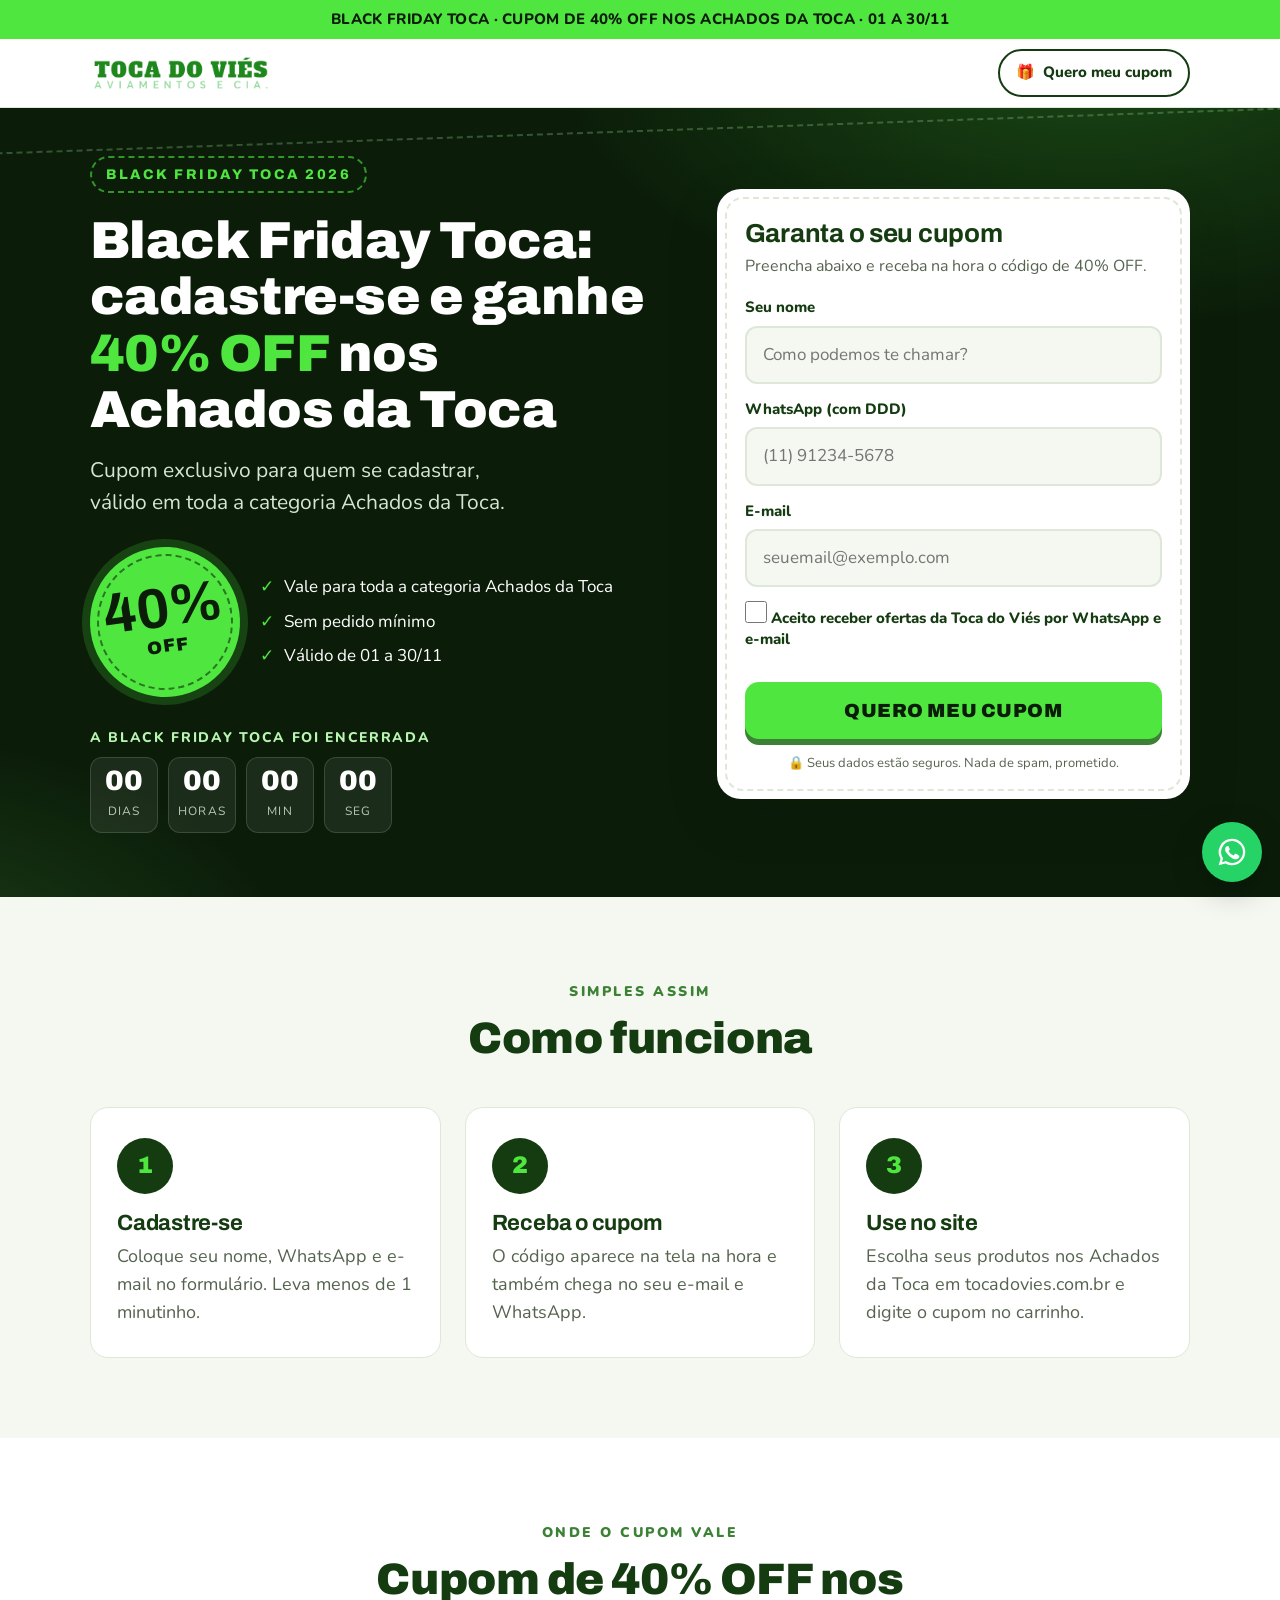
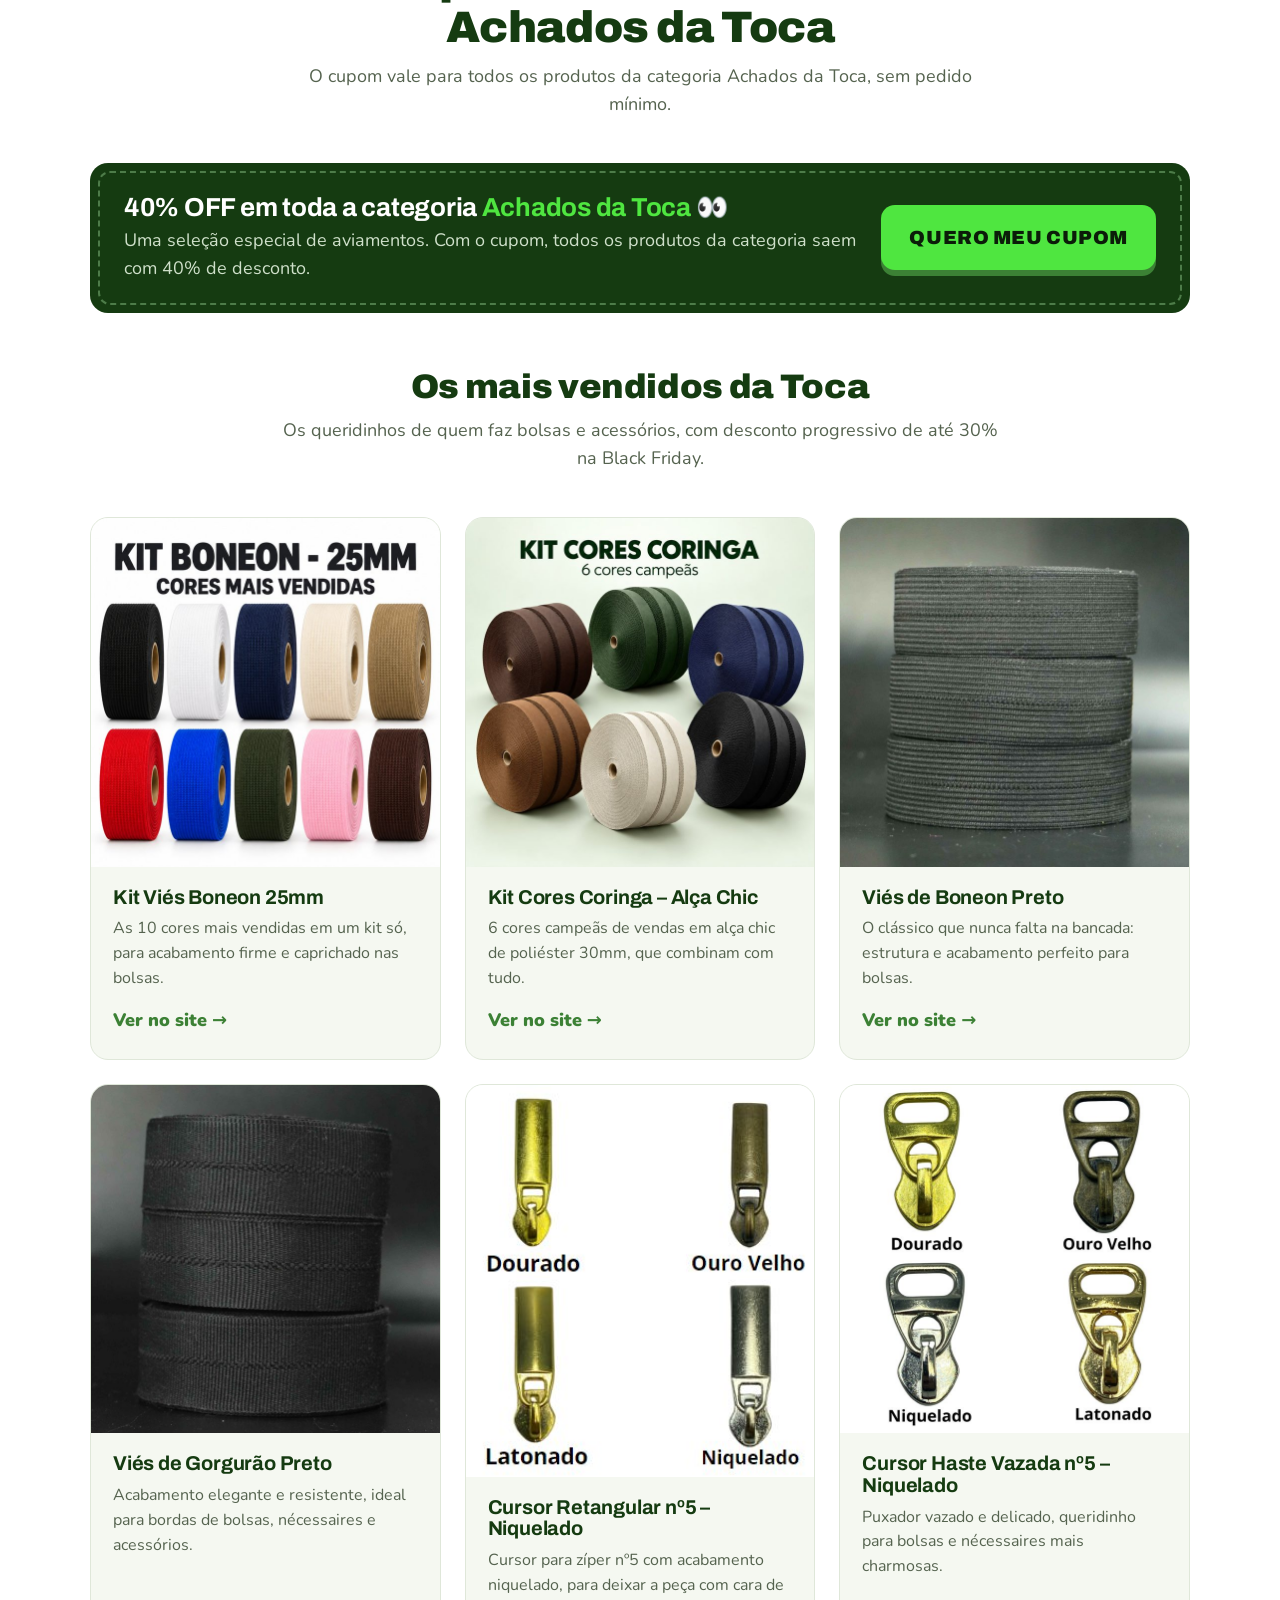
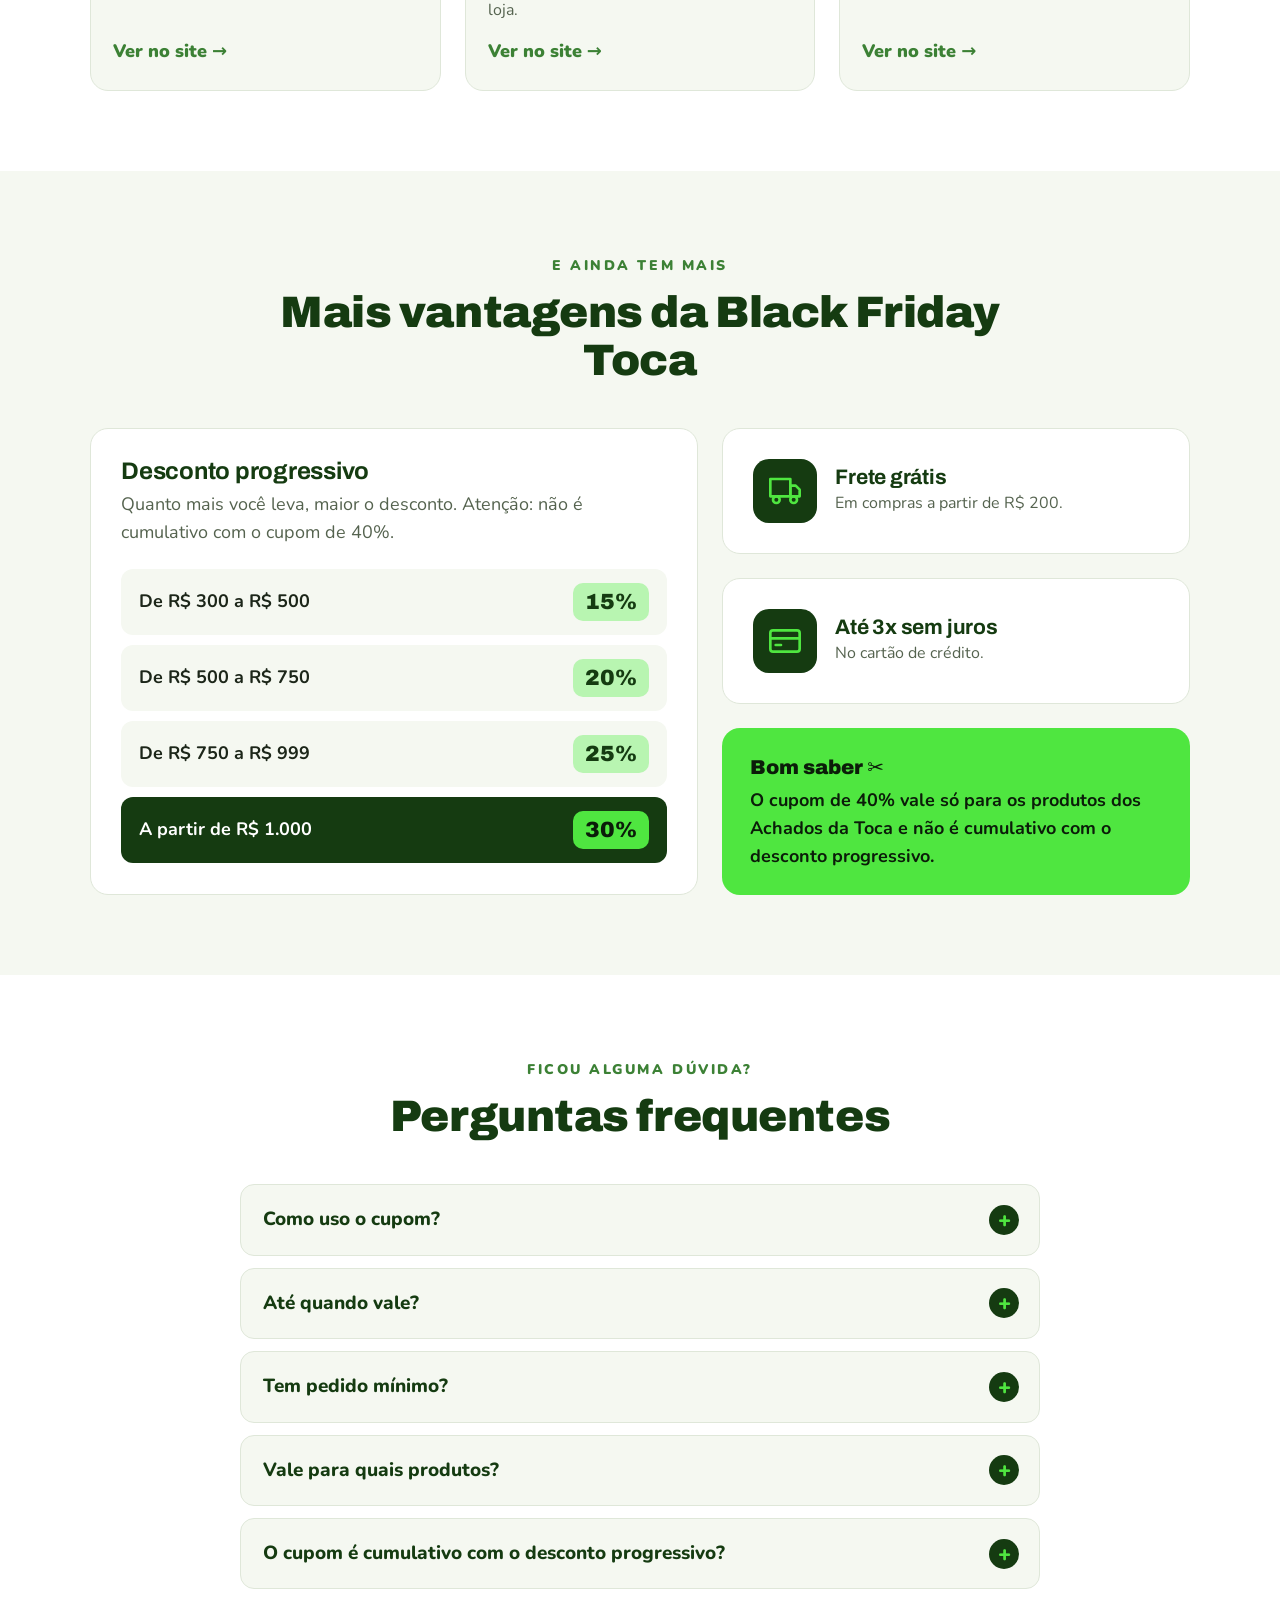
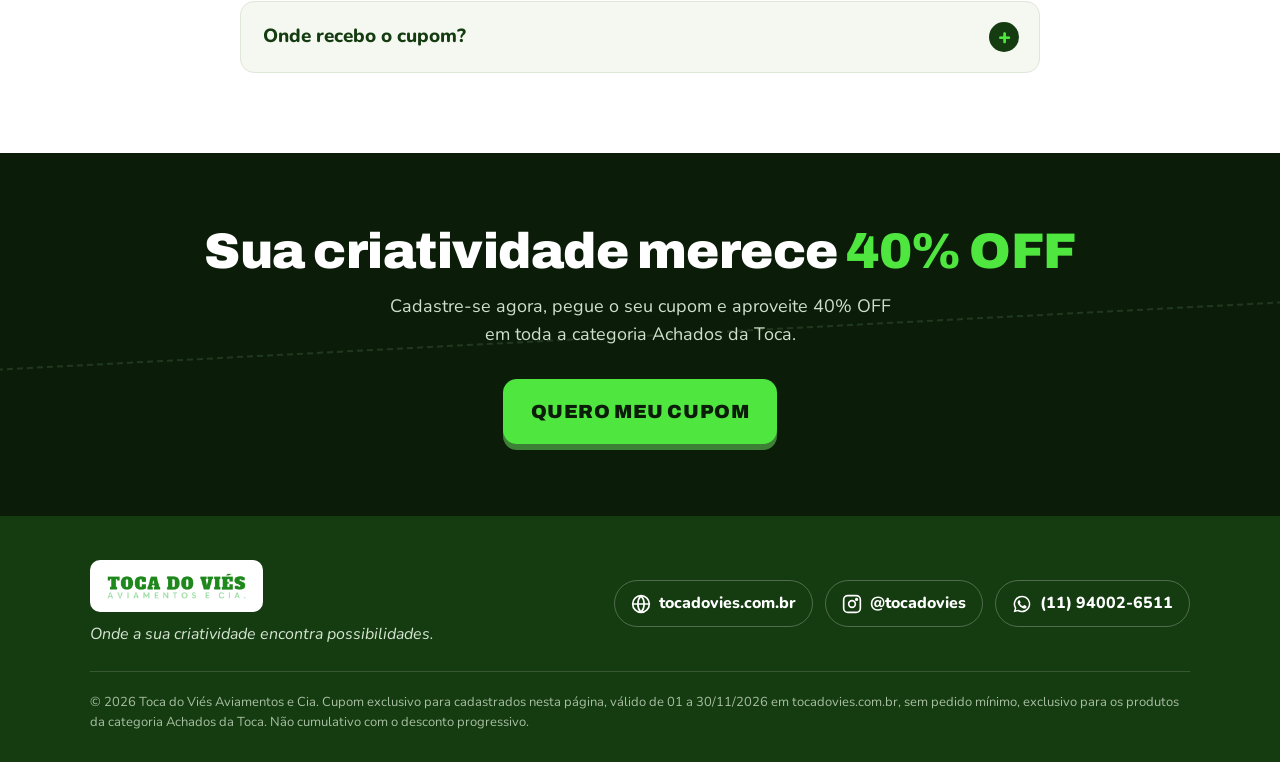
<file: index.html>
<!doctype html>
<html lang="pt-BR">
<head>
  <meta charset="utf-8">
  <meta name="viewport" content="width=device-width, initial-scale=1">
  <title>Black Friday Toca do Viés | Cadastre-se e ganhe 40% OFF nos Achados da Toca</title>
  <meta name="description" content="Black Friday Toca do Viés: cadastre-se e ganhe um cupom exclusivo de 40% OFF na categoria Achados da Toca, sem pedido mínimo. Válido de 01 a 30/11.">
  <meta name="theme-color" content="#0b1d09">
  <link rel="canonical" href="https://lp.tocadovies.com.br/">

  <meta property="og:type" content="website">
  <meta property="og:title" content="Black Friday Toca: cadastre-se e ganhe 40% OFF nos Achados da Toca">
  <meta property="og:description" content="Cupom exclusivo para quem se cadastrar, válido em toda a categoria Achados da Toca.">
  <meta property="og:image" content="https://lp.tocadovies.com.br/assets/img/kit-vies-boneon.jpg">
  <meta property="og:url" content="https://lp.tocadovies.com.br/">
  <meta property="og:locale" content="pt_BR">

  <link rel="icon" href="assets/img/favicon.png">
  <link rel="preconnect" href="https://fonts.googleapis.com">
  <link rel="preconnect" href="https://fonts.gstatic.com" crossorigin>
  <link href="https://fonts.googleapis.com/css2?family=Archivo:wght@800;900&family=Nunito:wght@400;600;700;800;900&display=swap" rel="stylesheet">
  <link rel="stylesheet" href="assets/css/style.css">

  <script src="assets/js/config.js"></script>
  <script src="assets/js/tracking.js"></script>
</head>
<body>

  <div class="topbar">BLACK FRIDAY TOCA · CUPOM DE 40% OFF NOS ACHADOS DA TOCA · 01 A 30/11</div>

  <header class="header">
    <div class="container">
      <img src="assets/img/logo.png" alt="Toca do Viés Aviamentos e Cia." height="40">
      <a class="header-cta" href="#cadastro">🎁 <span>Quero meu cupom</span></a>
    </div>
  </header>

  <!-- ========== TOPO ========== -->
  <section class="hero" id="topo">
    <div class="container">
      <div class="hero-copy">
        <span class="eyebrow">Black Friday Toca 2026</span>
        <h1>Black Friday Toca: cadastre&#8209;se e ganhe <span class="hl">40% OFF</span> nos Achados da Toca</h1>
        <p class="lead">Cupom exclusivo para quem se cadastrar, válido em toda a categoria Achados da Toca.</p>
      </div>

      <form class="form-card" id="lead-form" novalidate>
        <h2 id="cadastro">Garanta o seu cupom</h2>
        <p class="form-sub">Preencha abaixo e receba na hora o código de 40% OFF.</p>

        <div class="field">
          <label for="nome">Seu nome</label>
          <input type="text" id="nome" name="nome" autocomplete="name" placeholder="Como podemos te chamar?" required>
          <span class="field-error" aria-live="polite"></span>
        </div>
        <div class="field">
          <label for="whatsapp">WhatsApp (com DDD)</label>
          <input type="tel" id="whatsapp" name="whatsapp" autocomplete="tel-national" inputmode="numeric" placeholder="(11) 91234-5678" required>
          <span class="field-error" aria-live="polite"></span>
        </div>
        <div class="field">
          <label for="email">E-mail</label>
          <input type="email" id="email" name="email" autocomplete="email" placeholder="seuemail@exemplo.com" required>
          <span class="field-error" aria-live="polite"></span>
        </div>
        <div class="field">
          <label class="consent">
            <input type="checkbox" name="aceite" required>
            <span>Aceito receber ofertas da Toca do Viés por WhatsApp e e-mail</span>
          </label>
          <span class="field-error" aria-live="polite"></span>
        </div>

        <input type="hidden" name="utm_source">
        <input type="hidden" name="utm_medium">
        <input type="hidden" name="utm_campaign">
        <input type="hidden" name="utm_content">
        <input type="hidden" name="utm_term">
        <input type="hidden" name="gclid">
        <input type="hidden" name="fbclid">

        <button type="submit" class="btn btn-block">Quero meu cupom</button>
        <p class="form-safe">🔒 Seus dados estão seguros. Nada de spam, prometido.</p>
      </form>

      <div class="hero-extra">
        <div class="offer">
          <div class="offer-badge" aria-hidden="true"><strong>40%</strong><span>OFF</span></div>
          <ul class="offer-list">
            <li>Vale para toda a categoria Achados da Toca</li>
            <li>Sem pedido mínimo</li>
            <li>Válido de 01 a 30/11</li>
          </ul>
        </div>
        <div class="countdown-wrap">
          <p id="countdown-label">O cupom expira em</p>
          <div class="countdown" id="countdown" aria-live="off">
            <div><b data-d>00</b><small>dias</small></div>
            <div><b data-h>00</b><small>horas</small></div>
            <div><b data-m>00</b><small>min</small></div>
            <div><b data-s>00</b><small>seg</small></div>
          </div>
        </div>
      </div>
    </div>
  </section>

  <!-- ========== COMO FUNCIONA ========== -->
  <section class="section" id="como-funciona">
    <div class="container">
      <div class="section-head">
        <span class="kicker">Simples assim</span>
        <h2>Como funciona</h2>
      </div>
      <div class="steps">
        <div class="step">
          <div class="step-num">1</div>
          <h3>Cadastre-se</h3>
          <p>Coloque seu nome, WhatsApp e e-mail no formulário. Leva menos de 1 minutinho.</p>
        </div>
        <div class="step">
          <div class="step-num">2</div>
          <h3>Receba o cupom</h3>
          <p>O código aparece na tela na hora e também chega no seu e-mail e WhatsApp.</p>
        </div>
        <div class="step">
          <div class="step-num">3</div>
          <h3>Use no site</h3>
          <p>Escolha seus produtos nos Achados da Toca em tocadovies.com.br e digite o cupom no carrinho.</p>
        </div>
      </div>
    </div>
  </section>

  <!-- ========== PRODUTOS ========== -->
  <section class="section products-section" id="produtos">
    <div class="container">
      <div class="section-head">
        <span class="kicker">Onde o cupom vale</span>
        <h2>Cupom de 40% OFF nos Achados da Toca</h2>
        <p>O cupom vale para todos os produtos da categoria Achados da Toca, sem pedido mínimo.</p>
      </div>

      <div class="achadinhos">
        <div>
          <h3>40% OFF em toda a categoria <span>Achados da Toca</span> 👀</h3>
          <p>Uma seleção especial de aviamentos. Com o cupom, todos os produtos da categoria saem com 40% de desconto.</p>
        </div>
        <a class="btn" href="#cadastro">Quero meu cupom</a>
      </div>

      <div class="section-head section-head-sub">
        <h2>Os mais vendidos da Toca</h2>
        <p>Os queridinhos de quem faz bolsas e acessórios, com desconto progressivo de até 30% na Black Friday.</p>
      </div>

      <div class="products">
        <article class="product">
          <div class="product-img"><img src="assets/img/kit-vies-boneon.jpg" alt="Kit Viés Boneon 25mm com 10 cores" loading="lazy" width="700" height="700"></div>
          <div class="product-body">
            <h3>Kit Viés Boneon 25mm</h3>
            <p>As 10 cores mais vendidas em um kit só, para acabamento firme e caprichado nas bolsas.</p>
            <a class="product-link" data-product href="https://www.tocadovies.com.br/gorgurao/gorgurao/kit-vies-boneon-25mm-10-cores-mais-vendidas" target="_blank" rel="noopener">Ver no site →</a>
          </div>
        </article>
        <article class="product">
          <div class="product-img"><img src="assets/img/kit-alca-chic.jpg" alt="Kit Alça Chic 30mm com 6 cores campeãs" loading="lazy" width="700" height="700"></div>
          <div class="product-body">
            <h3>Kit Cores Coringa – Alça Chic</h3>
            <p>6 cores campeãs de vendas em alça chic de poliéster 30mm, que combinam com tudo.</p>
            <a class="product-link" data-product href="https://www.tocadovies.com.br/alca-chic-de-poliester/kit-alca-chic-cores-campeas-de-vendas-30mm-3cm" target="_blank" rel="noopener">Ver no site →</a>
          </div>
        </article>
        <article class="product">
          <div class="product-img"><img src="assets/img/vies-boneon-preto.jpg" alt="Viés de Boneon Preto" loading="lazy" width="700" height="700"></div>
          <div class="product-body">
            <h3>Viés de Boneon Preto</h3>
            <p>O clássico que nunca falta na bancada: estrutura e acabamento perfeito para bolsas.</p>
            <a class="product-link" data-product href="https://www.tocadovies.com.br/vies-boneon/preto" target="_blank" rel="noopener">Ver no site →</a>
          </div>
        </article>
        <article class="product">
          <div class="product-img"><img src="assets/img/vies-gorgurao-preto.jpg" alt="Viés de Gorgurão Preto" loading="lazy" width="700" height="700"></div>
          <div class="product-body">
            <h3>Viés de Gorgurão Preto</h3>
            <p>Acabamento elegante e resistente, ideal para bordas de bolsas, nécessaires e acessórios.</p>
            <a class="product-link" data-product href="https://www.tocadovies.com.br/vies-de-gorgurao/preto?variant_id=26385" target="_blank" rel="noopener">Ver no site →</a>
          </div>
        </article>
        <article class="product">
          <div class="product-img"><img src="assets/img/cursor-retangular.jpg" alt="Cursor Retangular nº5 Niquelado" loading="lazy" width="329" height="370"></div>
          <div class="product-body">
            <h3>Cursor Retangular nº5 – Niquelado</h3>
            <p>Cursor para zíper nº5 com acabamento niquelado, para deixar a peça com cara de loja.</p>
            <a class="product-link" data-product href="https://www.tocadovies.com.br/cursores-e-ziper/cursores/cursor-n5-retangular?variant_id=10867" target="_blank" rel="noopener">Ver no site →</a>
          </div>
        </article>
        <article class="product">
          <div class="product-img"><img src="assets/img/cursor-haste-vazada.jpg" alt="Cursor Haste Vazada nº5 Niquelado" loading="lazy" width="700" height="700"></div>
          <div class="product-body">
            <h3>Cursor Haste Vazada nº5 – Niquelado</h3>
            <p>Puxador vazado e delicado, queridinho para bolsas e nécessaires mais charmosas.</p>
            <a class="product-link" data-product href="https://www.tocadovies.com.br/cursores-e-ziper/cursores/cursor-n5-haste-vazada?variant_id=7429" target="_blank" rel="noopener">Ver no site →</a>
          </div>
        </article>
      </div>

    </div>
  </section>

  <!-- ========== VANTAGENS ========== -->
  <section class="section" id="vantagens">
    <div class="container">
      <div class="section-head">
        <span class="kicker">E ainda tem mais</span>
        <h2>Mais vantagens da Black Friday Toca</h2>
      </div>

      <div class="perks">
        <div class="perk-card">
          <h3>Desconto progressivo</h3>
          <p>Quanto mais você leva, maior o desconto. Atenção: não é cumulativo com o cupom de 40%.</p>
          <ul class="tiers">
            <li><span>De R$ 300 a R$ 500</span><b>15%</b></li>
            <li><span>De R$ 500 a R$ 750</span><b>20%</b></li>
            <li><span>De R$ 750 a R$ 999</span><b>25%</b></li>
            <li><span>A partir de R$ 1.000</span><b>30%</b></li>
          </ul>
        </div>

        <div class="perks-side">
          <div class="perk-card perk-mini">
            <div class="perk-icon" aria-hidden="true">
              <svg viewBox="0 0 24 24" fill="none" stroke="currentColor" stroke-width="2" stroke-linecap="round" stroke-linejoin="round"><path d="M1 3h15v13H1z"/><path d="M16 8h4l3 3v5h-7z"/><circle cx="5.5" cy="18.5" r="2.5"/><circle cx="18.5" cy="18.5" r="2.5"/></svg>
            </div>
            <div>
              <h3>Frete grátis</h3>
              <p>Em compras a partir de R$ 200.</p>
            </div>
          </div>
          <div class="perk-card perk-mini">
            <div class="perk-icon" aria-hidden="true">
              <svg viewBox="0 0 24 24" fill="none" stroke="currentColor" stroke-width="2" stroke-linecap="round" stroke-linejoin="round"><rect x="1" y="4" width="22" height="16" rx="2"/><path d="M1 10h22"/><path d="M5 15h4"/></svg>
            </div>
            <div>
              <h3>Até 3x sem juros</h3>
              <p>No cartão de crédito.</p>
            </div>
          </div>
          <div class="combo">
            <strong>Bom saber ✂️</strong>
            O cupom de 40% vale só para os produtos dos Achados da Toca e não é cumulativo com o desconto progressivo.
          </div>
        </div>
      </div>
    </div>
  </section>

  <!-- ========== FAQ ========== -->
  <section class="section faq-section" id="faq">
    <div class="container">
      <div class="section-head">
        <span class="kicker">Ficou alguma dúvida?</span>
        <h2>Perguntas frequentes</h2>
      </div>
      <div class="faq">
        <details>
          <summary>Como uso o cupom?</summary>
          <p>Depois de se cadastrar, você recebe o código. É só digitá-lo no carrinho em tocadovies.com.br antes de finalizar a compra.</p>
        </details>
        <details>
          <summary>Até quando vale?</summary>
          <p>O cupom vale de 01 a 30/11.</p>
        </details>
        <details>
          <summary>Tem pedido mínimo?</summary>
          <p>Não! Pode usar em qualquer valor de compra.</p>
        </details>
        <details>
          <summary>Vale para quais produtos?</summary>
          <p>O cupom vale para todos os produtos da categoria Achados da Toca.</p>
        </details>
        <details>
          <summary>O cupom é cumulativo com o desconto progressivo?</summary>
          <p>Não. O cupom de 40% não é cumulativo com o desconto progressivo do site.</p>
        </details>
        <details>
          <summary>Onde recebo o cupom?</summary>
          <p>Ele aparece na tela logo depois do cadastro e também é enviado para o seu e-mail e WhatsApp.</p>
        </details>
      </div>
    </div>
  </section>

  <!-- ========== CTA FINAL ========== -->
  <section class="final-cta">
    <div class="container">
      <h2>Sua criatividade merece <span>40% OFF</span></h2>
      <p>Cadastre-se agora, pegue o seu cupom e aproveite 40% OFF em toda a categoria Achados da Toca.</p>
      <a class="btn" href="#cadastro">Quero meu cupom</a>
    </div>
  </section>

  <!-- ========== RODAPÉ ========== -->
  <footer class="footer">
    <div class="container">
      <div class="footer-brand">
        <img src="assets/img/logo.png" alt="Toca do Viés Aviamentos e Cia." height="32">
        <p>Onde a sua criatividade encontra possibilidades.</p>
      </div>
      <div class="footer-links">
        <a data-site href="https://www.tocadovies.com.br" target="_blank" rel="noopener">
          <svg viewBox="0 0 24 24" fill="none" stroke="currentColor" stroke-width="2"><circle cx="12" cy="12" r="10"/><path d="M2 12h20M12 2a15 15 0 0 1 0 20M12 2a15 15 0 0 0 0 20"/></svg>
          tocadovies.com.br
        </a>
        <a data-instagram href="https://www.instagram.com/tocadovies" target="_blank" rel="noopener">
          <svg viewBox="0 0 24 24" fill="none" stroke="currentColor" stroke-width="2"><rect x="2" y="2" width="20" height="20" rx="5"/><circle cx="12" cy="12" r="4"/><circle cx="17.5" cy="6.5" r="1" fill="currentColor"/></svg>
          @tocadovies
        </a>
        <a data-whatsapp href="https://wa.me/5511940026511" target="_blank" rel="noopener">
          <svg viewBox="0 0 24 24" fill="currentColor"><path d="M12 2a10 10 0 0 0-8.6 15.1L2 22l5-1.3A10 10 0 1 0 12 2zm0 18.2a8.2 8.2 0 0 1-4.2-1.2l-.3-.2-3 .8.8-2.9-.2-.3A8.2 8.2 0 1 1 12 20.2zm4.5-6.1c-.2-.1-1.5-.7-1.7-.8-.2-.1-.4-.1-.6.1l-.8 1c-.1.2-.3.2-.5.1a6.7 6.7 0 0 1-3.3-2.9c-.3-.4.3-.4.7-1.4.1-.2 0-.3 0-.4l-.8-1.8c-.2-.5-.4-.4-.6-.4h-.5a1 1 0 0 0-.7.3 3 3 0 0 0-.9 2.2 5.2 5.2 0 0 0 1.1 2.7 11.8 11.8 0 0 0 4.5 4c1.7.7 2.3.8 3.2.6.5-.1 1.5-.6 1.7-1.2.2-.6.2-1.1.2-1.2-.1-.1-.3-.2-.5-.3z"/></svg>
          (11) 94002-6511
        </a>
      </div>
      <p class="footer-legal">© 2026 Toca do Viés Aviamentos e Cia. Cupom exclusivo para cadastrados nesta página, válido de 01 a 30/11/2026 em tocadovies.com.br, sem pedido mínimo, exclusivo para os produtos da categoria Achados da Toca. Não cumulativo com o desconto progressivo.</p>
    </div>
  </footer>

  <a class="wa-float" data-whatsapp href="https://wa.me/5511940026511" target="_blank" rel="noopener" aria-label="Fale com a gente no WhatsApp">
    <svg viewBox="0 0 24 24" fill="currentColor"><path d="M12 2a10 10 0 0 0-8.6 15.1L2 22l5-1.3A10 10 0 1 0 12 2zm0 18.2a8.2 8.2 0 0 1-4.2-1.2l-.3-.2-3 .8.8-2.9-.2-.3A8.2 8.2 0 1 1 12 20.2zm4.5-6.1c-.2-.1-1.5-.7-1.7-.8-.2-.1-.4-.1-.6.1l-.8 1c-.1.2-.3.2-.5.1a6.7 6.7 0 0 1-3.3-2.9c-.3-.4.3-.4.7-1.4.1-.2 0-.3 0-.4l-.8-1.8c-.2-.5-.4-.4-.6-.4h-.5a1 1 0 0 0-.7.3 3 3 0 0 0-.9 2.2 5.2 5.2 0 0 0 1.1 2.7 11.8 11.8 0 0 0 4.5 4c1.7.7 2.3.8 3.2.6.5-.1 1.5-.6 1.7-1.2.2-.6.2-1.1.2-1.2-.1-.1-.3-.2-.5-.3z"/></svg>
  </a>

  <script src="assets/js/main.js"></script>
</body>
</html>
</file>
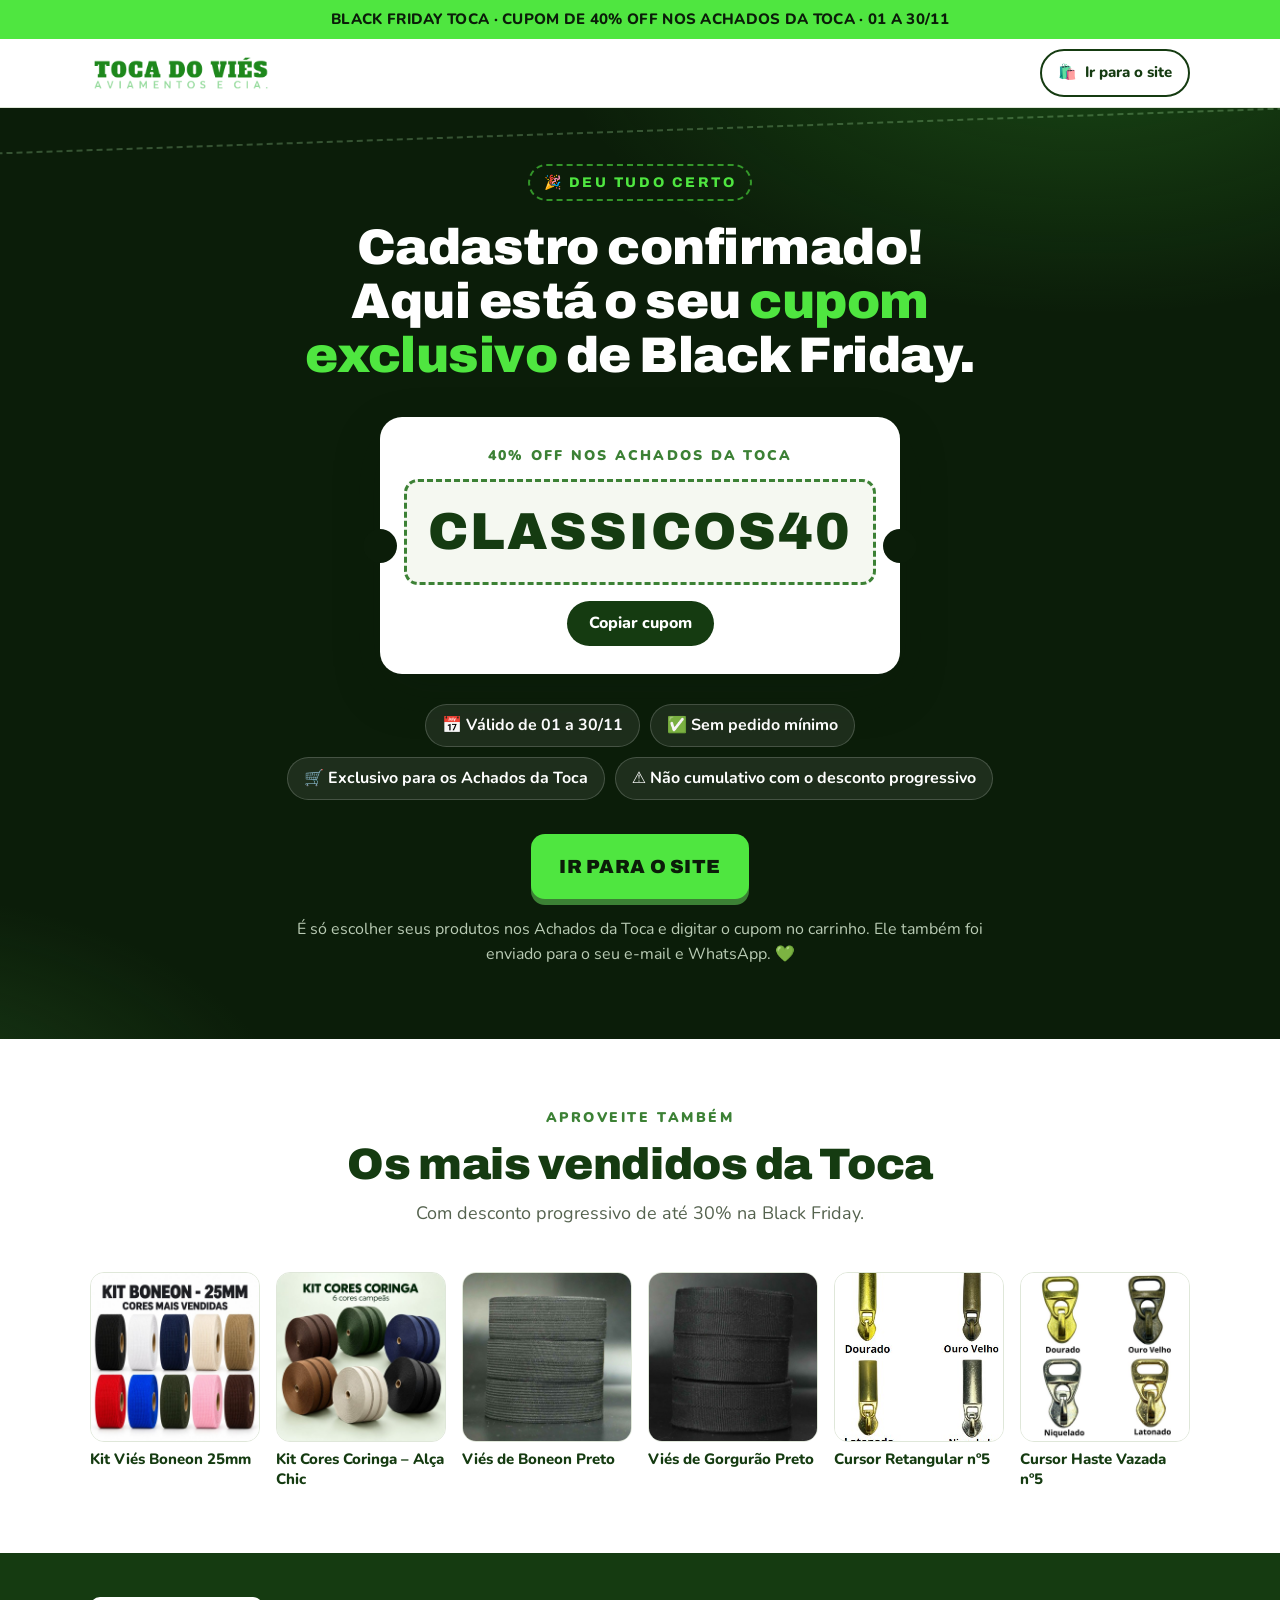
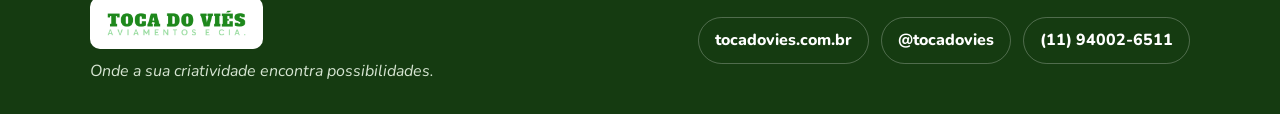
<file: obrigado.html>
<!doctype html>
<html lang="pt-BR">
<head>
  <meta charset="utf-8">
  <meta name="viewport" content="width=device-width, initial-scale=1">
  <title>Cadastro confirmado! | Black Friday Toca do Viés</title>
  <meta name="robots" content="noindex, nofollow">
  <meta name="theme-color" content="#0b1d09">

  <link rel="icon" href="assets/img/favicon.png">
  <link rel="preconnect" href="https://fonts.googleapis.com">
  <link rel="preconnect" href="https://fonts.gstatic.com" crossorigin>
  <link href="https://fonts.googleapis.com/css2?family=Archivo:wght@800;900&family=Nunito:wght@400;600;700;800;900&display=swap" rel="stylesheet">
  <link rel="stylesheet" href="assets/css/style.css">

  <script src="assets/js/config.js"></script>
  <script src="assets/js/tracking.js"></script>
</head>
<body class="thanks">

  <div class="topbar">BLACK FRIDAY TOCA · CUPOM DE 40% OFF NOS ACHADOS DA TOCA · 01 A 30/11</div>

  <header class="header">
    <div class="container">
      <img src="assets/img/logo.png" alt="Toca do Viés Aviamentos e Cia." height="40">
      <a class="header-cta" data-site href="https://www.tocadovies.com.br">🛍️ <span>Ir para o site</span></a>
    </div>
  </header>

  <section class="hero">
    <div class="container">
      <span class="eyebrow">🎉 Deu tudo certo</span>
      <h1><span id="greeting">Cadastro confirmado!</span><br>Aqui está o seu <span class="hl">cupom exclusivo</span> de Black Friday.</h1>

      <div class="coupon">
        <div class="coupon-label">40% OFF nos Achados da Toca</div>
        <div class="coupon-code" id="coupon-code">CLASSICOS40</div>
        <button type="button" class="copy-btn" id="copy-btn">Copiar cupom</button>
      </div>

      <ul class="rules">
        <li>📅 Válido de 01 a 30/11</li>
        <li>✅ Sem pedido mínimo</li>
        <li>🛒 Exclusivo para os Achados da Toca</li>
        <li>⚠️ Não cumulativo com o desconto progressivo</li>
      </ul>

      <div class="thanks-cta">
        <a class="btn" data-achados href="https://www.tocadovies.com.br">Ir para o site</a>
      </div>
      <p class="thanks-note">É só escolher seus produtos nos Achados da Toca e digitar o cupom no carrinho. Ele também foi enviado para o seu e-mail e WhatsApp. 💚</p>
    </div>
  </section>

  <section class="thanks-products">
    <div class="container">
      <div class="section-head">
        <span class="kicker">Aproveite também</span>
        <h2>Os mais vendidos da Toca</h2>
        <p>Com desconto progressivo de até 30% na Black Friday.</p>
      </div>
      <div class="mini-products">
        <a data-product href="https://www.tocadovies.com.br/gorgurao/gorgurao/kit-vies-boneon-25mm-10-cores-mais-vendidas"><img src="assets/img/kit-vies-boneon.jpg" alt="" loading="lazy">Kit Viés Boneon 25mm</a>
        <a data-product href="https://www.tocadovies.com.br/alca-chic-de-poliester/kit-alca-chic-cores-campeas-de-vendas-30mm-3cm"><img src="assets/img/kit-alca-chic.jpg" alt="" loading="lazy">Kit Cores Coringa – Alça Chic</a>
        <a data-product href="https://www.tocadovies.com.br/vies-boneon/preto"><img src="assets/img/vies-boneon-preto.jpg" alt="" loading="lazy">Viés de Boneon Preto</a>
        <a data-product href="https://www.tocadovies.com.br/vies-de-gorgurao/preto?variant_id=26385"><img src="assets/img/vies-gorgurao-preto.jpg" alt="" loading="lazy">Viés de Gorgurão Preto</a>
        <a data-product href="https://www.tocadovies.com.br/cursores-e-ziper/cursores/cursor-n5-retangular?variant_id=10867"><img src="assets/img/cursor-retangular.jpg" alt="" loading="lazy">Cursor Retangular nº5</a>
        <a data-product href="https://www.tocadovies.com.br/cursores-e-ziper/cursores/cursor-n5-haste-vazada?variant_id=7429"><img src="assets/img/cursor-haste-vazada.jpg" alt="" loading="lazy">Cursor Haste Vazada nº5</a>
      </div>
    </div>
  </section>

  <footer class="footer">
    <div class="container">
      <div class="footer-brand">
        <img src="assets/img/logo.png" alt="Toca do Viés Aviamentos e Cia." height="32">
        <p>Onde a sua criatividade encontra possibilidades.</p>
      </div>
      <div class="footer-links">
        <a data-site href="https://www.tocadovies.com.br" target="_blank" rel="noopener">tocadovies.com.br</a>
        <a data-instagram href="https://www.instagram.com/tocadovies" target="_blank" rel="noopener">@tocadovies</a>
        <a data-whatsapp href="https://wa.me/5511940026511" target="_blank" rel="noopener">(11) 94002-6511</a>
      </div>
    </div>
  </footer>

  <script>
    (function () {
      var cfg = window.TOCA_CONFIG || {};
      document.getElementById('coupon-code').textContent = cfg.COUPON;

      document.querySelectorAll('[data-site]').forEach(function (a) { a.href = tocaSiteUrl(); });
      document.querySelectorAll('[data-achados]').forEach(function (a) { a.href = tocaSiteUrl(cfg.ACHADOS_URL || cfg.SITE_URL); });
      document.querySelectorAll('[data-product]').forEach(function (a) { a.href = tocaSiteUrl(a.getAttribute('href')); a.target = '_blank'; a.rel = 'noopener'; });
      document.querySelectorAll('[data-instagram]').forEach(function (a) { a.href = cfg.INSTAGRAM_URL; });
      document.querySelectorAll('[data-whatsapp]').forEach(function (a) { a.href = 'https://wa.me/' + cfg.WHATSAPP; });

      try {
        var lead = JSON.parse(sessionStorage.getItem('toca_lead') || 'null');
        if (lead && lead.nome) document.getElementById('greeting').textContent = 'Cadastro confirmado, ' + lead.nome + '!';
      } catch (e) {}

      var btn = document.getElementById('copy-btn');
      btn.addEventListener('click', function () {
        var ok = function () {
          btn.textContent = 'Cupom copiado! ✓';
          btn.classList.add('copied');
          setTimeout(function () { btn.textContent = 'Copiar cupom'; btn.classList.remove('copied'); }, 2500);
        };
        if (navigator.clipboard) {
          navigator.clipboard.writeText(cfg.COUPON).then(ok, function () {});
        } else {
          var r = document.createRange(); r.selectNodeContents(document.getElementById('coupon-code'));
          var sel = getSelection(); sel.removeAllRanges(); sel.addRange(r);
          try { document.execCommand('copy'); ok(); } catch (e) {}
        }
      });
    })();
  </script>
</body>
</html>
</file>
<file: assets/css/style.css>
/* Toca do Viés — Black Friday 2026 */
:root {
  --ink: #0b1d09;
  --forest: #153b11;
  --forest-2: #1d4d18;
  --leaf: #3c8135;
  --lime: #4fe640;
  --lime-soft: #b8f5b1;
  --paper: #f5f8f1;
  --white: #ffffff;
  --text: #1c2619;
  --muted: #55634f;
  --line: #dfe7d9;
  --error: #c62828;
  --radius: 18px;
  --shadow: 0 18px 50px rgba(11, 29, 9, .18);
  --font-display: "Archivo", "Arial Black", system-ui, sans-serif;
  --font-body: "Nunito", system-ui, -apple-system, "Segoe UI", sans-serif;
}

*, *::before, *::after { box-sizing: border-box; }
html { scroll-behavior: smooth; -webkit-text-size-adjust: 100%; }
body {
  margin: 0;
  font-family: var(--font-body);
  font-size: 18px;
  line-height: 1.55;
  color: var(--text);
  background: var(--paper);
}
img { max-width: 100%; display: block; }
a { color: inherit; }
h1, h2, h3 { font-family: var(--font-display); line-height: 1.08; margin: 0; letter-spacing: -.01em; }
p { margin: 0; }
.container { width: 100%; max-width: 1140px; margin: 0 auto; padding: 0 20px; }
.sr-only { position: absolute; width: 1px; height: 1px; overflow: hidden; clip: rect(0 0 0 0); white-space: nowrap; }

/* Linha de costura (pesponto) */
.stitch { border: 2px dashed currentColor; }

/* ---------- Faixa superior ---------- */
.topbar {
  background: var(--lime);
  color: var(--ink);
  font-weight: 800;
  font-size: 15px;
  text-align: center;
  padding: 8px 16px;
  letter-spacing: .02em;
}

/* ---------- Header ---------- */
.header { background: var(--white); border-bottom: 1px solid var(--line); }
.header .container { display: flex; align-items: center; justify-content: space-between; gap: 16px; padding-top: 10px; padding-bottom: 10px; }
.header img { height: 40px; width: auto; }
.header-cta {
  display: inline-flex; align-items: center; gap: 8px;
  font-weight: 800; font-size: 15px; text-decoration: none;
  color: var(--forest);
  padding: 10px 16px; border-radius: 999px; border: 2px solid var(--forest);
}
.header-cta:hover { background: var(--forest); color: var(--white); }

/* ---------- Hero ---------- */
.hero {
  position: relative;
  overflow: hidden;
  background:
    radial-gradient(900px 500px at 85% -10%, rgba(79, 230, 64, .22), transparent 60%),
    radial-gradient(700px 400px at -10% 110%, rgba(60, 129, 53, .35), transparent 60%),
    var(--ink);
  color: var(--white);
  padding: 48px 0 64px;
}
.hero::before {
  /* fita de viés costurada */
  content: "";
  position: absolute; left: -5%; right: -5%; top: 22px; height: 0;
  border-top: 2px dashed rgba(184, 245, 177, .25);
  transform: rotate(-2deg);
}
.hero .container {
  position: relative; display: grid; grid-template-columns: 1.1fr .9fr;
  grid-template-areas: "copy form" "extra form";
  column-gap: 48px; align-items: center;
}
.hero-copy { grid-area: copy; align-self: end; }
.hero-extra { grid-area: extra; align-self: start; }
.hero .form-card { grid-area: form; }

.eyebrow {
  display: inline-flex; align-items: center; gap: 10px;
  font-family: var(--font-display); font-weight: 800;
  font-size: 14px; letter-spacing: .18em; text-transform: uppercase;
  color: var(--lime);
  border: 2px dashed rgba(79, 230, 64, .6);
  border-radius: 999px; padding: 6px 14px;
}
.hero h1 { font-size: clamp(34px, 4.6vw, 52px); font-weight: 900; margin: 20px 0 16px; }
.hero h1 .hl { color: var(--lime); }
.hero .lead { font-size: 21px; color: #d6e5d2; max-width: 34ch; }

.offer {
  display: flex; align-items: center; gap: 20px;
  margin-top: 28px;
}
.offer-badge {
  flex: none;
  width: 150px; height: 150px; border-radius: 50%;
  background: var(--lime); color: var(--ink);
  display: grid; place-content: center; text-align: center;
  font-family: var(--font-display); font-weight: 900;
  box-shadow: 0 0 0 8px rgba(79, 230, 64, .18);
  transform: rotate(-8deg);
  position: relative;
}
.offer-badge::after { content: ""; position: absolute; inset: 7px; border-radius: 50%; border: 2px dashed var(--ink); opacity: .55; }
.offer-badge strong { font-size: 56px; line-height: .9; display: block; }
.offer-badge span { font-size: 18px; letter-spacing: .08em; }
.offer-list { list-style: none; margin: 0; padding: 0; display: grid; gap: 8px; font-size: 17px; }
.offer-list li { display: flex; gap: 10px; align-items: flex-start; }
.offer-list li::before { content: "✓"; color: var(--lime); font-weight: 900; }

.countdown-wrap { margin-top: 30px; }
.countdown-wrap p { font-size: 14px; font-weight: 800; text-transform: uppercase; letter-spacing: .12em; color: var(--lime-soft); margin-bottom: 8px; }
.countdown { display: flex; gap: 10px; }
.countdown div {
  min-width: 68px; text-align: center;
  background: rgba(255, 255, 255, .07);
  border: 1px solid rgba(255, 255, 255, .14);
  border-radius: 12px; padding: 8px 6px;
}
.countdown b { display: block; font-family: var(--font-display); font-size: 28px; font-weight: 900; line-height: 1.1; font-variant-numeric: tabular-nums; }
.countdown small { font-size: 12px; text-transform: uppercase; letter-spacing: .1em; color: #b9cbb4; }

/* ---------- Formulário ---------- */
.form-card {
  background: var(--white); color: var(--text);
  border-radius: 24px; padding: 30px 28px 26px;
  box-shadow: var(--shadow);
  position: relative;
}
.form-card::after {
  content: ""; position: absolute; inset: 8px; border-radius: 18px;
  border: 2px dashed var(--line); pointer-events: none;
}
.form-card > * { position: relative; z-index: 1; }
.form-card h2 { font-size: 26px; color: var(--forest); }
.form-card .form-sub { color: var(--muted); font-size: 16px; margin: 6px 0 18px; }

.field { margin-bottom: 14px; }
.field label { display: block; font-weight: 800; font-size: 15px; margin-bottom: 6px; color: var(--forest); }
.field input[type="text"], .field input[type="email"], .field input[type="tel"] {
  width: 100%; font: inherit; font-size: 17px;
  padding: 14px 16px; border-radius: 12px;
  border: 2px solid var(--line); background: var(--paper); color: var(--text);
  transition: border-color .15s, background .15s;
}
.field input:focus { outline: none; border-color: var(--leaf); background: var(--white); }
.field-error { display: block; min-height: 0; color: var(--error); font-size: 14px; font-weight: 700; margin-top: 4px; }
.field-error:empty { display: none; }
.has-error input[type="text"], .has-error input[type="email"], .has-error input[type="tel"] { border-color: var(--error); }

.consent { display: flex; gap: 10px; align-items: flex-start; font-size: 15px; line-height: 1.4; color: var(--muted); cursor: pointer; font-weight: 600; }
.consent input { width: 22px; height: 22px; flex: none; margin: 0; accent-color: var(--leaf); }

.btn {
  display: inline-flex; align-items: center; justify-content: center; gap: 10px;
  font-family: var(--font-display); font-weight: 900; font-size: 19px;
  text-transform: uppercase; letter-spacing: .03em; text-decoration: none;
  border: 0; cursor: pointer;
  padding: 18px 28px; border-radius: 14px;
  background: var(--lime); color: var(--ink);
  box-shadow: 0 6px 0 var(--leaf);
  transition: transform .1s, box-shadow .1s, filter .15s;
}
.btn:hover { filter: brightness(1.05); }
.btn:active { transform: translateY(4px); box-shadow: 0 2px 0 var(--leaf); }
.btn:focus-visible { outline: 3px solid var(--forest); outline-offset: 3px; }
.btn-block { width: 100%; margin-top: 18px; }
.btn-dark { background: var(--forest); color: var(--white); box-shadow: 0 6px 0 var(--ink); }
.btn.is-loading { opacity: .7; pointer-events: none; }
.btn.is-loading::after { content: ""; width: 18px; height: 18px; border-radius: 50%; border: 3px solid currentColor; border-right-color: transparent; animation: spin .7s linear infinite; }
@keyframes spin { to { transform: rotate(360deg); } }

.form-safe { text-align: center; font-size: 13px; color: var(--muted); margin-top: 14px; }

/* ---------- Seções ---------- */
.section { padding: 80px 0; }
.section-head { text-align: center; max-width: 720px; margin: 0 auto 44px; }
.section-head .kicker { font-weight: 900; font-size: 14px; letter-spacing: .18em; text-transform: uppercase; color: var(--leaf); }
.section-head h2 { font-size: clamp(30px, 4vw, 44px); font-weight: 900; color: var(--forest); margin-top: 10px; }
.section-head p { color: var(--muted); margin-top: 12px; }
.section-head-sub h2 { font-size: clamp(26px, 3.2vw, 34px); }

/* Como funciona */
.steps { display: grid; grid-template-columns: repeat(3, 1fr); gap: 24px; counter-reset: step; }
.step {
  background: var(--white); border-radius: var(--radius); padding: 30px 26px;
  border: 1px solid var(--line); position: relative;
}
.step-num {
  width: 56px; height: 56px; border-radius: 50%;
  display: grid; place-content: center;
  background: var(--forest); color: var(--lime);
  font-family: var(--font-display); font-weight: 900; font-size: 24px;
  margin-bottom: 18px;
}
.step h3 { font-size: 22px; color: var(--forest); margin-bottom: 8px; }
.step p { color: var(--muted); }
.step code { font-family: var(--font-display); font-weight: 900; color: var(--forest); background: var(--lime-soft); padding: 1px 8px; border-radius: 6px; }

/* Produtos */
.products-section { background: var(--white); }
.products { display: grid; grid-template-columns: repeat(3, 1fr); gap: 24px; }
.product {
  display: flex; flex-direction: column;
  background: var(--paper); border-radius: var(--radius); overflow: hidden;
  border: 1px solid var(--line);
  transition: transform .2s, box-shadow .2s;
}
.product:hover { transform: translateY(-4px); box-shadow: var(--shadow); }
.product-img { position: relative; aspect-ratio: 1; background: var(--white); }
.product-img img { width: 100%; height: 100%; object-fit: cover; }
.product-tag {
  position: absolute; bottom: 14px; right: 14px;
  background: var(--ink); color: var(--lime);
  font-family: var(--font-display); font-weight: 900; font-size: 14px;
  padding: 6px 12px; border-radius: 999px;
}
.product-body { padding: 20px 22px 24px; display: flex; flex-direction: column; gap: 8px; flex: 1; }
.product-body h3 { font-size: 20px; color: var(--forest); }
.product-body p { color: var(--muted); font-size: 16px; flex: 1; }
.product-link { font-weight: 900; color: var(--leaf); text-decoration: none; margin-top: 8px; }
.product-link:hover { text-decoration: underline; }

.achadinhos {
  margin-bottom: 56px;
  display: flex; align-items: center; justify-content: space-between; gap: 24px;
  background: var(--forest); color: var(--white);
  border-radius: var(--radius); padding: 30px 34px;
  position: relative; overflow: hidden;
}
.achadinhos::after { content: ""; position: absolute; inset: 8px; border: 2px dashed rgba(184, 245, 177, .35); border-radius: 12px; pointer-events: none; }
.achadinhos h3 { font-size: 26px; }
.achadinhos h3 span { color: var(--lime); }
.achadinhos p { color: #cfe0ca; margin-top: 6px; }
.achadinhos .btn { flex: none; position: relative; z-index: 1; }

/* Vantagens */
.perks { display: grid; grid-template-columns: 1.3fr 1fr; gap: 24px; }
.perk-card { background: var(--white); border: 1px solid var(--line); border-radius: var(--radius); padding: 30px; }
.perk-card h3 { font-size: 24px; color: var(--forest); margin-bottom: 6px; }
.perk-card > p { color: var(--muted); }
.tiers { list-style: none; padding: 0; margin: 22px 0 0; display: grid; gap: 10px; }
.tiers li {
  display: grid; grid-template-columns: 1fr auto; align-items: center; gap: 12px;
  padding: 14px 18px; border-radius: 12px; background: var(--paper);
  font-weight: 700;
}
.tiers li b {
  font-family: var(--font-display); font-weight: 900; font-size: 22px; color: var(--forest);
  background: var(--lime-soft); border-radius: 10px; padding: 2px 12px; min-width: 76px; text-align: center;
}
.tiers li:last-child { background: var(--forest); color: var(--white); }
.tiers li:last-child b { background: var(--lime); color: var(--ink); }
.perks-side { display: grid; gap: 24px; }
.perk-mini { display: flex; gap: 18px; align-items: center; }
.perk-icon {
  flex: none; width: 64px; height: 64px; border-radius: 16px;
  background: var(--forest); color: var(--lime); display: grid; place-content: center;
}
.perk-icon svg { width: 32px; height: 32px; }
.perk-mini h3 { font-size: 21px; margin-bottom: 2px; }
.perk-mini p { color: var(--muted); font-size: 16px; }
.combo {
  background: var(--lime); color: var(--ink); border-radius: var(--radius); padding: 24px 28px;
  font-weight: 700;
}
.combo strong { font-family: var(--font-display); font-weight: 900; font-size: 20px; display: block; margin-bottom: 4px; }

/* FAQ */
.faq-section { background: var(--white); }
.faq { max-width: 800px; margin: 0 auto; display: grid; gap: 12px; }
.faq details { background: var(--paper); border: 1px solid var(--line); border-radius: 14px; }
.faq summary {
  cursor: pointer; list-style: none;
  padding: 20px 56px 20px 22px; position: relative;
  font-weight: 800; font-size: 19px; color: var(--forest);
}
.faq summary::-webkit-details-marker { display: none; }
.faq summary::after {
  content: "+"; position: absolute; right: 20px; top: 50%; transform: translateY(-50%);
  width: 30px; height: 30px; border-radius: 50%; background: var(--forest); color: var(--lime);
  display: grid; place-content: center; font-size: 22px; font-weight: 900; line-height: 1;
}
.faq details[open] summary::after { content: "–"; }
.faq details p { padding: 0 22px 20px; color: var(--muted); }
.faq code { font-family: var(--font-display); font-weight: 900; color: var(--forest); background: var(--lime-soft); padding: 1px 8px; border-radius: 6px; }

/* CTA final */
.final-cta { background: var(--ink); color: var(--white); text-align: center; padding: 72px 0; position: relative; overflow: hidden; }
.final-cta::before { content: ""; position: absolute; left: -5%; right: -5%; top: 50%; border-top: 2px dashed rgba(184, 245, 177, .12); transform: rotate(-3deg); }
.final-cta .container { position: relative; }
.final-cta h2 { font-size: clamp(32px, 4.5vw, 50px); font-weight: 900; }
.final-cta h2 span { color: var(--lime); }
.final-cta p { color: #cfe0ca; margin: 14px auto 30px; max-width: 46ch; }

/* Rodapé */
.footer { background: var(--forest); color: #d6e5d2; padding: 44px 0 30px; font-size: 16px; }
.footer .container { display: flex; flex-wrap: wrap; align-items: center; justify-content: space-between; gap: 24px; }
.footer-brand img { height: 52px; width: auto; background: var(--white); border-radius: 10px; padding: 10px 14px; }
.footer-brand p { margin-top: 10px; font-style: italic; }
.footer-links { display: flex; flex-wrap: wrap; gap: 12px; }
.footer-links a {
  display: inline-flex; align-items: center; gap: 8px; text-decoration: none;
  font-weight: 800; color: var(--white);
  padding: 10px 16px; border-radius: 999px; border: 1px solid rgba(255, 255, 255, .25);
}
.footer-links a:hover { background: rgba(255, 255, 255, .1); }
.footer-links svg { width: 20px; height: 20px; }
.footer-legal { width: 100%; border-top: 1px solid rgba(255, 255, 255, .15); padding-top: 20px; font-size: 13px; color: #a9bfa3; }

/* WhatsApp flutuante */
.wa-float {
  position: fixed; right: 18px; bottom: 18px; z-index: 50;
  width: 60px; height: 60px; border-radius: 50%;
  background: #25d366; color: var(--white);
  display: grid; place-content: center;
  box-shadow: 0 10px 30px rgba(0, 0, 0, .25);
}
.wa-float svg { width: 32px; height: 32px; }

/* ---------- Página de agradecimento ---------- */
.thanks { min-height: 100vh; display: flex; flex-direction: column; }
.thanks .hero { flex: 1; padding: 56px 0 72px; }
.thanks .hero .container { display: block; max-width: 760px; text-align: center; }
.thanks .hero h1 { font-size: clamp(32px, 5vw, 50px); }
.thanks .hero .lead { margin: 0 auto; max-width: 44ch; }
.coupon {
  margin: 34px auto 0; max-width: 520px;
  background: var(--white); color: var(--ink);
  border-radius: 22px; padding: 28px 24px;
  position: relative;
  box-shadow: var(--shadow);
}
.coupon::before, .coupon::after {
  content: ""; position: absolute; top: 50%; width: 34px; height: 34px; border-radius: 50%;
  background: var(--ink); transform: translateY(-50%);
}
.coupon::before { left: -17px; }
.coupon::after { right: -17px; }
.coupon-label { font-weight: 900; font-size: 14px; letter-spacing: .16em; text-transform: uppercase; color: var(--leaf); }
.coupon-code {
  margin: 12px 0 16px;
  font-family: var(--font-display); font-weight: 900;
  font-size: clamp(26px, 7.5vw, 52px); letter-spacing: .04em; color: var(--forest);
  border: 3px dashed var(--leaf); border-radius: 14px; padding: 10px 12px;
  background: var(--paper);
  white-space: nowrap;
}
.copy-btn {
  font: inherit; font-weight: 800; font-size: 16px; cursor: pointer;
  background: var(--forest); color: var(--white); border: 0; border-radius: 999px; padding: 10px 22px;
}
.copy-btn.copied { background: var(--leaf); }
.rules { list-style: none; padding: 0; margin: 30px auto 0; display: flex; flex-wrap: wrap; justify-content: center; gap: 10px; }
.rules li { background: rgba(255, 255, 255, .08); border: 1px solid rgba(255, 255, 255, .18); border-radius: 999px; padding: 8px 16px; font-size: 16px; font-weight: 700; }
.thanks-cta { margin-top: 34px; }
.thanks-note { margin-top: 18px; font-size: 16px; color: #b9cbb4; }

.thanks-products { padding: 64px 0; background: var(--white); }
.mini-products { display: grid; grid-template-columns: repeat(6, 1fr); gap: 16px; }
.mini-products a { text-decoration: none; color: var(--forest); font-weight: 800; font-size: 15px; line-height: 1.3; }
.mini-products img { border-radius: 14px; aspect-ratio: 1; object-fit: cover; margin-bottom: 8px; border: 1px solid var(--line); }

/* ---------- Responsivo ---------- */
@media (max-width: 960px) {
  .hero .container { grid-template-columns: 1fr; grid-template-areas: "copy" "form" "extra"; row-gap: 24px; }
  .products { grid-template-columns: repeat(2, 1fr); }
  .perks { grid-template-columns: 1fr; }
  .mini-products { grid-template-columns: repeat(3, 1fr); }
}
@media (max-width: 720px) {
  body { font-size: 17px; }
  .header img { height: 30px; }
  .header-cta { padding: 8px 14px; font-size: 14px; }
  .topbar { font-size: 13px; }
  .hero { padding: 28px 0 48px; }
  .hero h1 { margin: 14px 0 10px; }
  .hero .lead { font-size: 18px; }
  .offer { gap: 16px; margin-top: 20px; }
  .offer-badge { width: 112px; height: 112px; }
  .offer-badge strong { font-size: 42px; }
  .offer-badge span { font-size: 14px; }
  .offer-list { font-size: 15px; }
  .countdown div { min-width: 0; flex: 1; }
  .countdown b { font-size: 24px; }
  .form-card { padding: 26px 20px 22px; }
  .section { padding: 56px 0; }
  .steps { grid-template-columns: 1fr; }
  .products { grid-template-columns: 1fr 1fr; gap: 14px; }
  .product-body { padding: 14px 14px 18px; }
  .product-body h3 { font-size: 17px; }
  .product-body p { font-size: 14px; }
  .product-tag { font-size: 12px; bottom: 10px; right: 10px; padding: 4px 10px; }
  .achadinhos { flex-direction: column; align-items: flex-start; padding: 26px 24px; }
  .achadinhos .btn { width: 100%; }
  .footer .container { flex-direction: column; align-items: flex-start; }
  .wa-float { width: 54px; height: 54px; }
}
@media (max-width: 380px) {
  .products { grid-template-columns: 1fr; }
}
@media (prefers-reduced-motion: reduce) {
  html { scroll-behavior: auto; }
  * { transition: none !important; animation: none !important; }
}
</file>
